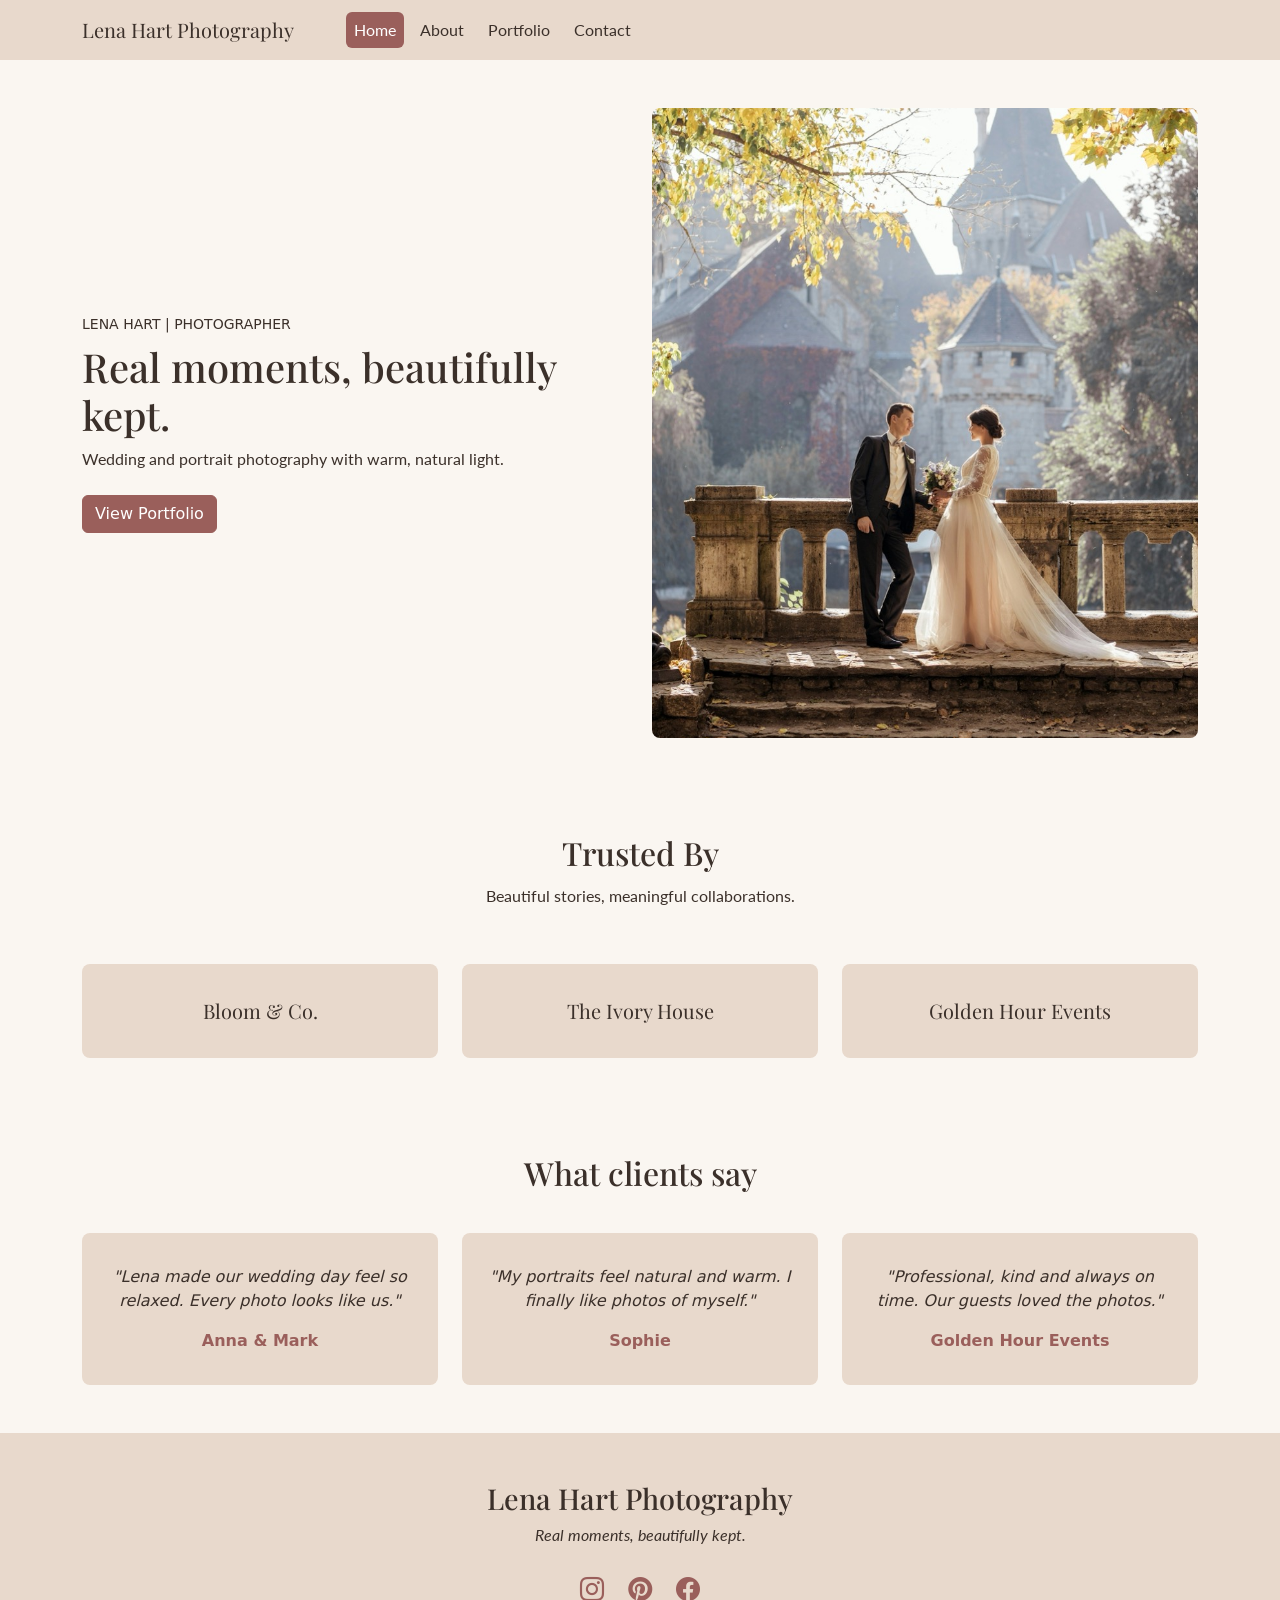
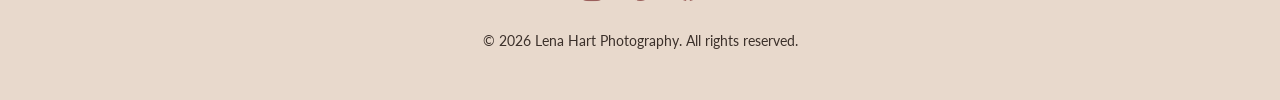
<file: index.html>
<!doctype html>
<html lang="en">
  <!-- Head | Start -->
  <head>
    <meta charset="UTF-8" />
    <meta name="viewport" content="width=device-width, initial-scale=1.0" />
    <meta name="author" content="Emre's & Barbara's Group Project" />
    <meta
      name="description"
      content="Lena Hart is a wedding and portrait photographer capturing real moments with warm, natural light. View the portfolio and book your session today!"
    />
    <title>Lena Hart Photography | Home</title>
    <link rel="icon" href="images/favicon/favicon.svg" type="image/svg+xml" />

    <!-- Loads Bootstrap -->
    <link
      href="https://cdn.jsdelivr.net/npm/bootstrap@5.3.8/dist/css/bootstrap.min.css"
      rel="stylesheet"
      integrity="sha384-sRIl4kxILFvY47J16cr9ZwB07vP4J8+LH7qKQnuqkuIAvNWLzeN8tE5YBujZqJLB"
      crossorigin="anonymous"
    />

    <!-- Google Fonts -->
    <link rel="preconnect" href="https://fonts.googleapis.com" />
    <link rel="preconnect" href="https://fonts.gstatic.com" crossorigin />
    <link
      href="https://fonts.googleapis.com/css2?family=Playfair+Display:wght@400;700&family=Lato:wght@400;700&display=swap"
      rel="stylesheet"
    />

    <!-- CSS Files -->
    <link rel="stylesheet" href="css/variables.css" />
    <link rel="stylesheet" href="css/style.css" />

    <!-- Bootstrap Icons -->
    <link
      rel="stylesheet"
      href="https://cdn.jsdelivr.net/npm/bootstrap-icons@1.13.1/font/bootstrap-icons.min.css"
    />
  </head>
  <!-- Head | End -->

  <!-- Body | Start -->
  <body>
    <header>
      <!-- Navigation Bar | Start -->
      <nav class="navbar navbar-expand-lg">
        <div class="container">
          <button
            class="navbar-toggler"
            type="button"
            data-bs-toggle="collapse"
            data-bs-target="#navbarNav"
            aria-controls="navbarNav"
            aria-expanded="false"
            aria-label="Toggle navigation"
          >
            <span class="navbar-toggler-icon"> </span>
          </button>

          <!-- Lena Hart Photography Button -->
          <a href="index.html" class="navbar-brand mx-auto mx-lg-0"
            >Lena Hart Photography</a
          >

          <!-- Selection | Responsive -->
          <div class="collapse navbar-collapse" id="navbarNav">
            <ul class="navbar-nav ms-lg-5">
              <!-- Home -->
              <li class="nav-item">
                <a class="nav-link active" aria-current="page" href="index.html"
                  >Home</a
                >
              </li>

              <!-- About -->
              <li class="nav-item">
                <a class="nav-link" href="about.html">About</a>
              </li>

              <!-- Portfolio -->
              <li class="nav-item">
                <a class="nav-link" href="portfolio.html">Portfolio</a>
              </li>
              <!-- Contact -->
              <li class="nav-item">
                <a class="nav-link" href="contact.html">Contact</a>
              </li>
            </ul>
          </div>
        </div>
      </nav>
    </header>
    <main>
      <!-- Hero | Start -->
      <section class="hero-section py-5" aria-labelledby="hero-title">
        <div class="container">
          <div class="row gy-4 align-items-center">
            <!-- Hero | Text -->
            <div class="col-lg-6 col-12">
              <p class="text-uppercase small mb-2">Lena Hart | Photographer</p>
              <h1 id="hero-title" class="hero-title">
                Real moments, beautifully kept.
              </h1>
              <p class="hero-subtitle">
                Wedding and portrait photography with warm, natural light.
              </p>
              <div class="mt-4">
                <a class="btn btn-rose" href="portfolio.html">View Portfolio</a>
              </div>
            </div>
            <!-- Hero | Photo -->
            <div class="col-lg-6 col-12">
              <img
                src="images/portfolio/wedding-second.jpg"
                class="img-fluid hero-image"
                alt="A married couple, where you can see a groom and a bride next to a stone castle, autumn setting."
              />
            </div>
          </div>
        </div>
      </section>
      <!-- Hero | End -->

      <!-- Clients Section | Start -->
      <section class="clients-section py-5" aria-labelledby="clients-title">
        <div class="container text-center">
          <h2 id="clients-title" class="clients-title">Trusted By</h2>
          <p class="clients-subtitle">
            Beautiful stories, meaningful collaborations.
          </p>

          <div class="row g-4 justify-content-center mt-3">
            <div class="col-12 col-md-4">
              <div class="client-card">Bloom &amp; Co.</div>
            </div>

            <div class="col-12 col-md-4">
              <div class="client-card">The Ivory House</div>
            </div>

            <div class="col-12 col-md-4">
              <div class="client-card">Golden Hour Events</div>
            </div>
          </div>
        </div>
      </section>
      <!-- Clients Section | End -->

      <!-- Testimonials | Start -->
      <section
        class="testimonials-section py-5"
        aria-labelledby="testimonials-title"
      >
        <div class="container text-center">
          <h2 id="testimonials-title" class="testimonials-title">
            What clients say
          </h2>

          <div class="row g-4 justify-content-center mt-3">
            <!-- Card: Anna & Mark -->
            <div class="col-12 col-md-4">
              <div class="testimonial-card">
                <p class="testimonial-quote">
                  "Lena made our wedding day feel so relaxed. Every photo looks
                  like us."
                </p>
                <p class="testimonial-name">Anna &amp; Mark</p>
              </div>
            </div>

            <!-- Card: Sophie -->
            <div class="col-12 col-md-4">
              <div class="testimonial-card">
                <p class="testimonial-quote">
                  "My portraits feel natural and warm. I finally like photos of
                  myself."
                </p>
                <p class="testimonial-name">Sophie</p>
              </div>
            </div>

            <!-- Card: Golden Hour Events -->
            <div class="col-12 col-md-4">
              <div class="testimonial-card">
                <p class="testimonial-quote">
                  "Professional, kind and always on time. Our guests loved the
                  photos."
                </p>
                <p class="testimonial-name">Golden Hour Events</p>
              </div>
            </div>
          </div>
        </div>
      </section>
      <!-- Testimonials | End -->
    </main>

    <!-- Footer | Start -->
    <footer class="site-footer">
      <div class="container text-center py-5">
        <h2 class="footer-title">Lena Hart Photography</h2>
        <p class="footer-tagline">Real moments, beautifully kept.</p>

        <div class="footer-socials">
          <a
            href="https://www.instagram.com/"
            target="_blank"
            rel="noopener noreferrer"
            aria-label="Instagram"
          >
            <i class="bi bi-instagram" aria-hidden="true"></i>
          </a>

          <a
            href="https://www.pinterest.com/"
            target="_blank"
            rel="noopener noreferrer"
            aria-label="Pinterest"
          >
            <i class="bi bi-pinterest" aria-hidden="true"></i>
          </a>

          <a
            href="https://www.facebook.com/"
            target="_blank"
            rel="noopener noreferrer"
            aria-label="Facebook"
          >
            <i class="bi bi-facebook" aria-hidden="true"></i>
          </a>
        </div>

        <p class="footer-copyright">
          &copy; 2026 Lena Hart Photography. All rights reserved.
        </p>
      </div>
    </footer>
    <!-- Footer | End -->

    <!-- JavaScript files -->
    <script src="https://cdn.jsdelivr.net/npm/bootstrap@5.3.8/dist/js/bootstrap.bundle.min.js"></script>
  </body>

  <!-- Body | End -->
</html>
</file>
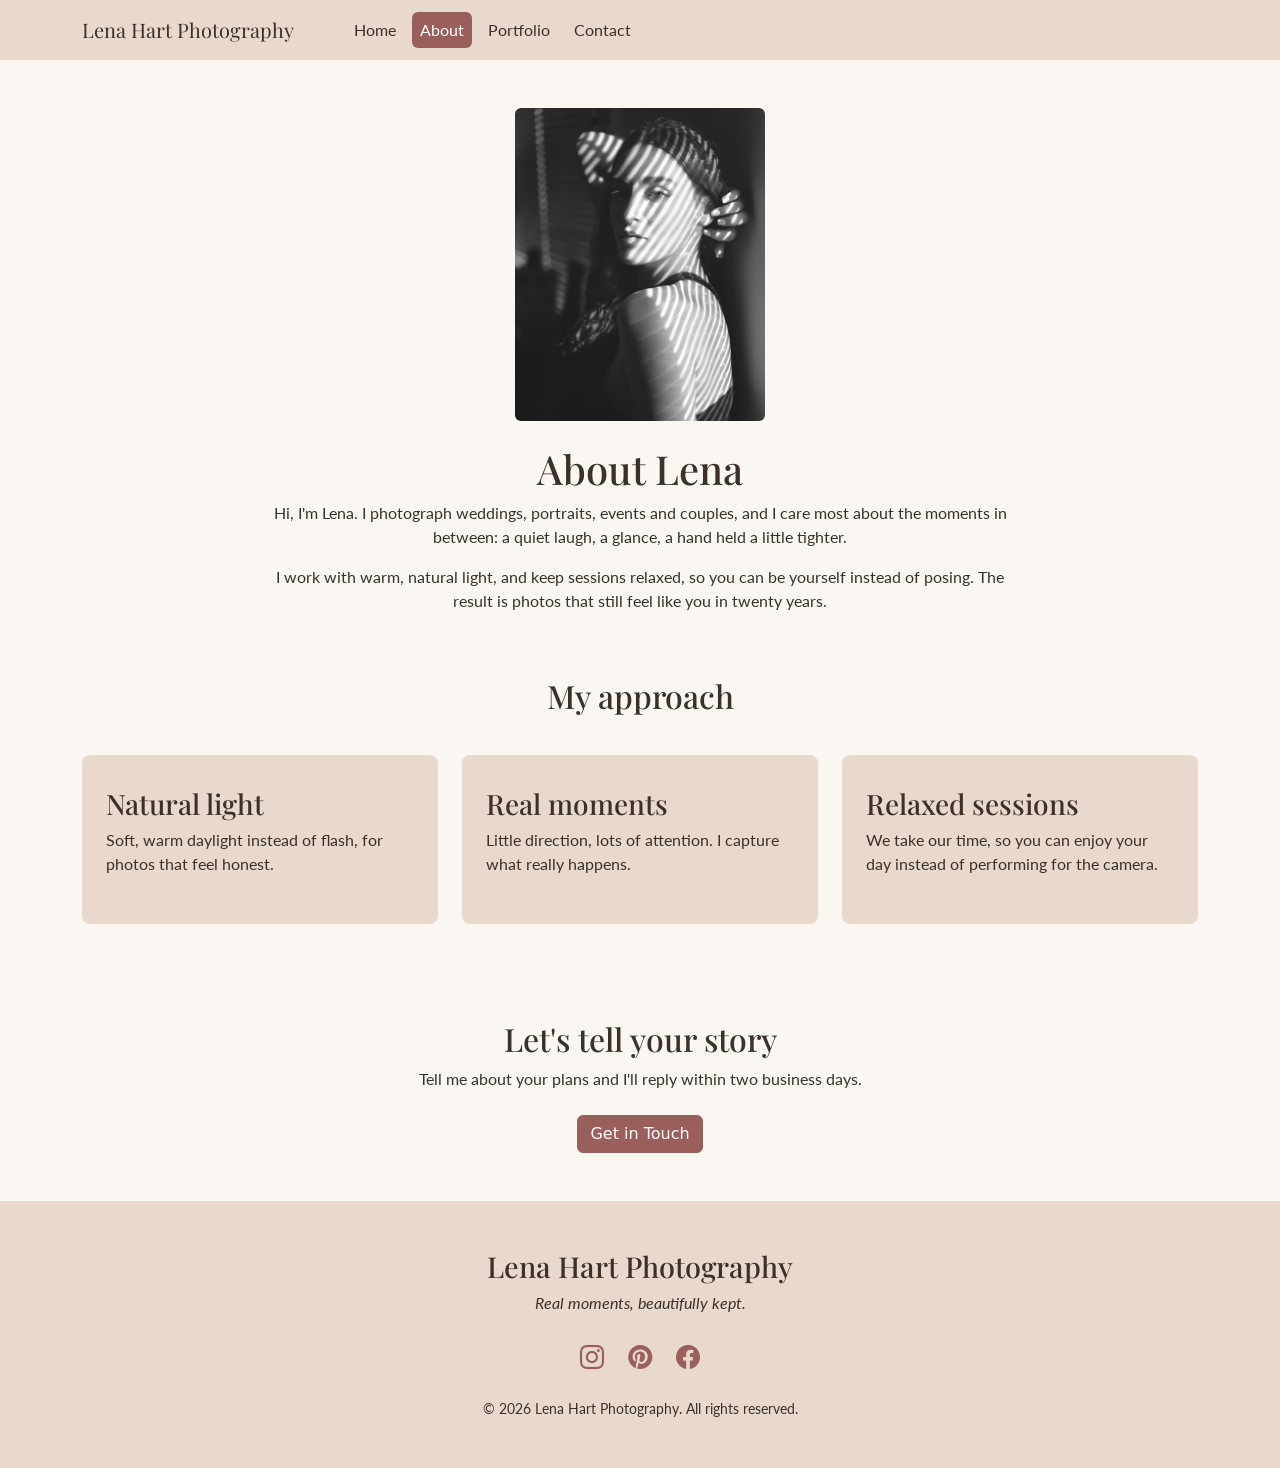
<file: about.html>
<!doctype html>
<html lang="en">
  <!-- Head | Start -->
  <head>
    <meta charset="UTF-8" />
    <meta name="viewport" content="width=device-width, initial-scale=1.0" />
    <meta name="author" content="Emre's & Barbara's Group Project" />
    <meta
      name="description"
      content="Meet Lena Hart, a wedding and portrait photographer who captures real, unposed moments with warm, natural light."
    />
    <title>Lena Hart Photography | About</title>
    <link rel="icon" href="images/favicon/favicon.svg" type="image/svg+xml" />

    <!-- Loads Bootstrap -->
    <link
      href="https://cdn.jsdelivr.net/npm/bootstrap@5.3.8/dist/css/bootstrap.min.css"
      rel="stylesheet"
      integrity="sha384-sRIl4kxILFvY47J16cr9ZwB07vP4J8+LH7qKQnuqkuIAvNWLzeN8tE5YBujZqJLB"
      crossorigin="anonymous"
    />

    <!-- Google Fonts -->
    <link rel="preconnect" href="https://fonts.googleapis.com" />
    <link rel="preconnect" href="https://fonts.gstatic.com" crossorigin />
    <link
      href="https://fonts.googleapis.com/css2?family=Playfair+Display:wght@400;700&family=Lato:wght@400;700&display=swap"
      rel="stylesheet"
    />

    <!-- CSS Files -->
    <link rel="stylesheet" href="css/variables.css" />
    <link rel="stylesheet" href="css/style.css" />

    <!-- Bootstrap Icons -->
    <link
      rel="stylesheet"
      href="https://cdn.jsdelivr.net/npm/bootstrap-icons@1.13.1/font/bootstrap-icons.min.css"
    />
  </head>
  <!-- Head | End -->

  <!-- Body | Start -->
  <body>
    <header>
      <!-- Navigation Bar | Start -->
      <nav class="navbar navbar-expand-lg">
        <div class="container">
          <button
            class="navbar-toggler"
            type="button"
            data-bs-toggle="collapse"
            data-bs-target="#navbarNav"
            aria-controls="navbarNav"
            aria-expanded="false"
            aria-label="Toggle navigation"
          >
            <span class="navbar-toggler-icon"> </span>
          </button>

          <!-- Lena Hart Photography Button -->
          <a href="index.html" class="navbar-brand mx-auto mx-lg-0"
            >Lena Hart Photography</a
          >

          <!-- Selection | Responsive -->
          <div class="collapse navbar-collapse" id="navbarNav">
            <ul class="navbar-nav ms-lg-5">
              <!-- Home -->
              <li class="nav-item">
                <a class="nav-link" href="index.html">Home</a>
              </li>

              <!-- About -->
              <li class="nav-item">
                <a class="nav-link active" aria-current="page" href="about.html"
                  >About</a
                >
              </li>

              <!-- Portfolio -->
              <li class="nav-item">
                <a class="nav-link" href="portfolio.html">Portfolio</a>
              </li>
              <!-- Contact -->
              <li class="nav-item">
                <a class="nav-link" href="contact.html">Contact</a>
              </li>
            </ul>
          </div>
        </div>
      </nav>
    </header>
    <main>
      <!-- About | Start -->
      <section class="about-section py-5" aria-labelledby="about-title">
        <div class="container">
          <!-- Intro | Start -->
          <div class="row justify-content-center">
            <div class="col-12 col-lg-8 text-center">
              <!-- Lena's Photo -->
              <img
                src="images/portfolio/lena-first.jpg"
                alt="Black and white portrait of photographer Lena Hart with light falling through window blinds"
                class="img-fluid rounded mb-4 about-photo"
              />
              <h1 id="about-title" class="about-title">About Lena</h1>
              <p class="about-text">
                Hi, I'm Lena. I photograph weddings, portraits, events and
                couples, and I care most about the moments in between: a quiet
                laugh, a glance, a hand held a little tighter.
              </p>
              <p class="about-text">
                I work with warm, natural light, and keep sessions relaxed, so
                you can be yourself instead of posing. The result is photos that
                still feel like you in twenty years.
              </p>
            </div>
          </div>
          <!-- Intro | End -->

          <!-- My Approach -->
          <h2 class="about-title mt-5 text-center">My approach</h2>
          <div class="row g-4 justify-content-center mt-3">
            <!-- Card: Natural light -->
            <div class="col-12 col-md-4">
              <div class="approach-card">
                <h3>Natural light</h3>
                <p class="about-text">
                  Soft, warm daylight instead of flash, for photos that feel
                  honest.
                </p>
              </div>
            </div>

            <!-- Card: Real moments -->
            <div class="col-12 col-md-4">
              <div class="approach-card">
                <h3>Real moments</h3>
                <p class="about-text">
                  Little direction, lots of attention. I capture what really
                  happens.
                </p>
              </div>
            </div>

            <!-- Card: Relaxed sessions -->
            <div class="col-12 col-md-4">
              <div class="approach-card">
                <h3>Relaxed sessions</h3>
                <p class="about-text">
                  We take our time, so you can enjoy your day instead of
                  performing for the camera.
                </p>
              </div>
            </div>
          </div>
        </div>
      </section>
      <!-- About | End -->

      <!-- About Contact | Start -->
      <section class="about-contact py-5" aria-labelledby="about-contact-title">
        <div class="container text-center">
          <h2 id="about-contact-title" class="about-contact-title">
            Let's tell your story
          </h2>
          <p class="about-text">
            Tell me about your plans and I'll reply within two business days.
          </p>
          <div class="mt-4">
            <a class="btn btn-rose" href="contact.html">Get in Touch</a>
          </div>
        </div>
      </section>
      <!-- About Contact | End -->
    </main>

    <!-- Footer | Start -->
    <footer class="site-footer">
      <div class="container text-center py-5">
        <h2 class="footer-title">Lena Hart Photography</h2>
        <p class="footer-tagline">Real moments, beautifully kept.</p>

        <div class="footer-socials">
          <a
            href="https://www.instagram.com/"
            target="_blank"
            rel="noopener noreferrer"
            aria-label="Instagram"
          >
            <i class="bi bi-instagram" aria-hidden="true"></i>
          </a>

          <a
            href="https://www.pinterest.com/"
            target="_blank"
            rel="noopener noreferrer"
            aria-label="Pinterest"
          >
            <i class="bi bi-pinterest" aria-hidden="true"></i>
          </a>

          <a
            href="https://www.facebook.com/"
            target="_blank"
            rel="noopener noreferrer"
            aria-label="Facebook"
          >
            <i class="bi bi-facebook" aria-hidden="true"></i>
          </a>
        </div>

        <p class="footer-copyright">
          &copy; 2026 Lena Hart Photography. All rights reserved.
        </p>
      </div>
    </footer>
    <!-- Footer | End -->

    <!-- JavaScript files -->
    <script src="https://cdn.jsdelivr.net/npm/bootstrap@5.3.8/dist/js/bootstrap.bundle.min.js"></script>
  </body>

  <!-- Body | End -->
</html>
</file>
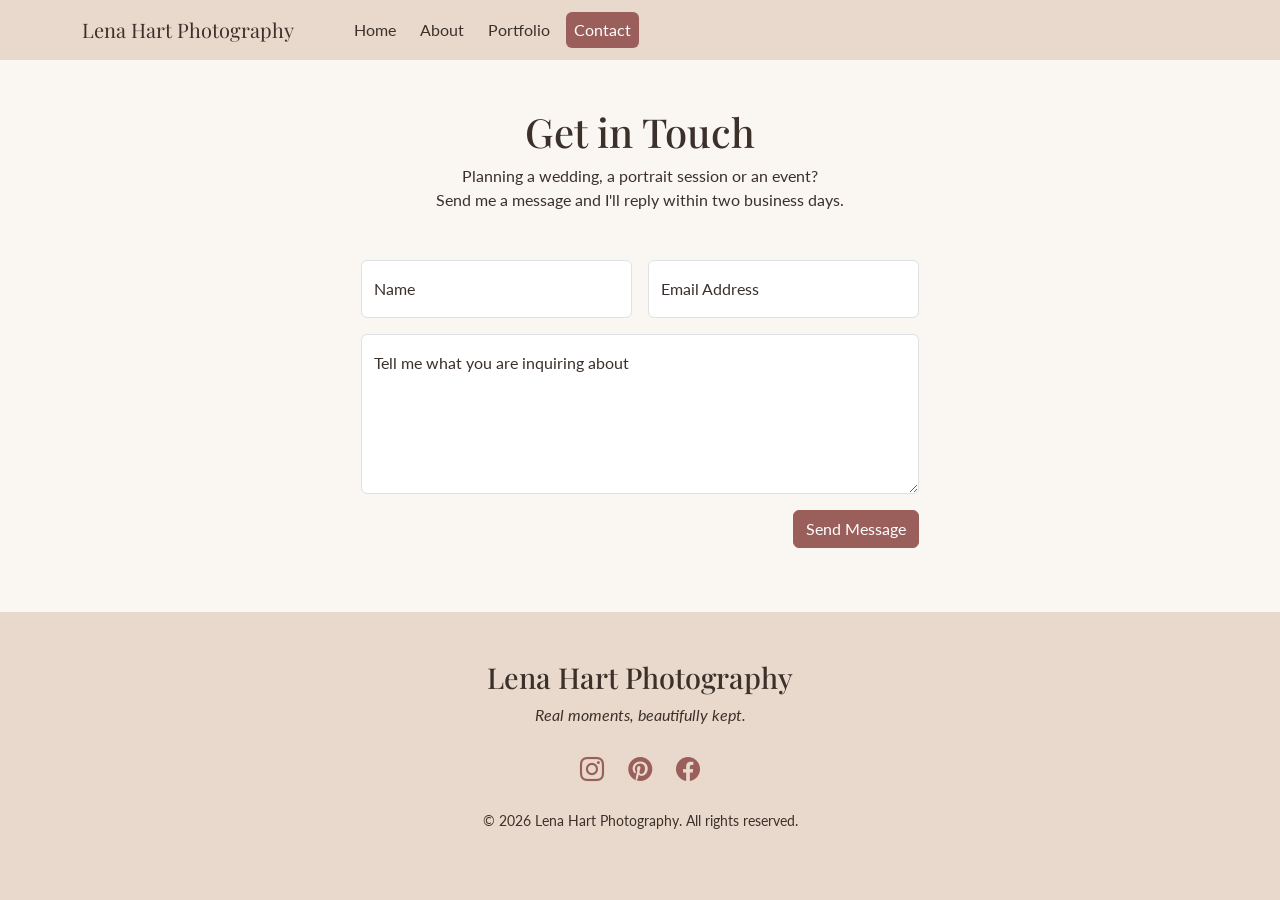
<file: contact.html>
<!doctype html>
<html lang="en">
  <!-- Head | Start -->
  <head>
    <meta charset="UTF-8" />
    <meta name="viewport" content="width=device-width, initial-scale=1.0" />
    <meta name="author" content="Emre's & Barbara's Group Project" />
    <meta
      name="description"
      content="Get in touch with Lena Hart Photography to ask a question or book your wedding, portrait, event or couples session!"
    />
    <title>Lena Hart Photography | Contact</title>
    <link rel="icon" href="images/favicon/favicon.svg" type="image/svg+xml" />

    <!-- Loads Bootstrap -->
    <link
      href="https://cdn.jsdelivr.net/npm/bootstrap@5.3.8/dist/css/bootstrap.min.css"
      rel="stylesheet"
      integrity="sha384-sRIl4kxILFvY47J16cr9ZwB07vP4J8+LH7qKQnuqkuIAvNWLzeN8tE5YBujZqJLB"
      crossorigin="anonymous"
    />

    <!-- Google Fonts -->
    <link rel="preconnect" href="https://fonts.googleapis.com" />
    <link rel="preconnect" href="https://fonts.gstatic.com" crossorigin />
    <link
      href="https://fonts.googleapis.com/css2?family=Playfair+Display:wght@400;700&family=Lato:wght@400;700&display=swap"
      rel="stylesheet"
    />

    <!-- CSS Files -->
    <link rel="stylesheet" href="css/variables.css" />
    <link rel="stylesheet" href="css/style.css" />

    <!-- Bootstrap Icons -->
    <link
      rel="stylesheet"
      href="https://cdn.jsdelivr.net/npm/bootstrap-icons@1.13.1/font/bootstrap-icons.min.css"
    />
  </head>
  <!-- Head | End -->

  <!-- Body | Start -->
  <body>
    <header>
      <!-- Navigation Bar | Start -->
      <nav class="navbar navbar-expand-lg">
        <div class="container">
          <button
            class="navbar-toggler"
            type="button"
            data-bs-toggle="collapse"
            data-bs-target="#navbarNav"
            aria-controls="navbarNav"
            aria-expanded="false"
            aria-label="Toggle navigation"
          >
            <span class="navbar-toggler-icon"> </span>
          </button>

          <!-- Lena Hart Photography Button -->
          <a href="index.html" class="navbar-brand mx-auto mx-lg-0"
            >Lena Hart Photography</a
          >

          <!-- Selection | Responsive -->
          <div class="collapse navbar-collapse" id="navbarNav">
            <ul class="navbar-nav ms-lg-5">
              <!-- Home -->
              <li class="nav-item">
                <a class="nav-link" href="index.html">Home</a>
              </li>

              <!-- About -->
              <li class="nav-item">
                <a class="nav-link" href="about.html">About</a>
              </li>

              <!-- Portfolio -->
              <li class="nav-item">
                <a class="nav-link" href="portfolio.html">Portfolio</a>
              </li>
              <!-- Contact -->
              <li class="nav-item">
                <a
                  class="nav-link active"
                  aria-current="page"
                  href="contact.html"
                  >Contact</a
                >
              </li>
            </ul>
          </div>
        </div>
      </nav>
    </header>
    <main>
      <!-- Contact | Start -->
      <section class="contact-section py-5" aria-labelledby="contact-title">
        <div class="container">
          <div class="text-center mb-5">
            <h1 class="contact-title" id="contact-title">Get in Touch</h1>
            <p class="contact-subtitle">
              Planning a wedding, a portrait session or an event?
              <br />
              Send me a message and I'll reply within two business days.
            </p>
          </div>

          <div class="col-lg-6 col-12 mx-auto">
            <form id="contact-form">
              <div class="row g-3">
                <!-- Name | Section -->
                <div class="col-lg-6 col-md-6 col-12">
                  <div class="form-floating">
                    <input
                      type="text"
                      name="name"
                      id="name"
                      class="form-control"
                      placeholder="Name"
                      autocomplete="name"
                      required
                    />
                    <label for="name">Name</label>
                  </div>
                </div>
                <!-- Email Address | Section -->
                <div class="col-lg-6 col-md-6 col-12">
                  <div class="form-floating">
                    <input
                      type="email"
                      name="email"
                      id="email"
                      class="form-control"
                      placeholder="Email Address"
                      autocomplete="email"
                      required
                    />
                    <label for="email">Email Address</label>
                  </div>
                </div>

                <!-- Get in Touch | Section -->
                <div class="col-12">
                  <div class="form-floating">
                    <textarea
                      class="form-control"
                      id="message"
                      name="message"
                      placeholder="Tell me what you are inquiring about"
                      required
                    ></textarea>
                    <label for="message"
                      >Tell me what you are inquiring about</label
                    >
                  </div>
                </div>
              </div>

              <!-- Send Message | Button -->
              <div class="mt-3 text-end">
                <button type="submit" id="send-btn" class="btn btn-rose">
                  Send Message
                </button>
              </div>
              <!-- Message line: form.js shows the error or thank-you text here -->
              <p id="form-message" class="mt-3"></p>
            </form>
          </div>
        </div>
      </section>
      <!-- Contact | End -->
    </main>

    <!-- Footer | Start -->
    <footer class="site-footer">
      <div class="container text-center py-5">
        <h2 class="footer-title">Lena Hart Photography</h2>
        <p class="footer-tagline">Real moments, beautifully kept.</p>

        <div class="footer-socials">
          <a
            href="https://www.instagram.com/"
            target="_blank"
            rel="noopener noreferrer"
            aria-label="Instagram"
          >
            <i class="bi bi-instagram" aria-hidden="true"></i>
          </a>

          <a
            href="https://www.pinterest.com/"
            target="_blank"
            rel="noopener noreferrer"
            aria-label="Pinterest"
          >
            <i class="bi bi-pinterest" aria-hidden="true"></i>
          </a>

          <a
            href="https://www.facebook.com/"
            target="_blank"
            rel="noopener noreferrer"
            aria-label="Facebook"
          >
            <i class="bi bi-facebook" aria-hidden="true"></i>
          </a>
        </div>

        <p class="footer-copyright">
          &copy; 2026 Lena Hart Photography. All rights reserved.
        </p>
      </div>
    </footer>
    <!-- Footer | End -->

    <!-- JavaScript files -->
    <script src="https://cdn.jsdelivr.net/npm/bootstrap@5.3.8/dist/js/bootstrap.bundle.min.js"></script>
    <script src="js/form.js"></script>
  </body>

  <!-- Body | End -->
</html>
</file>
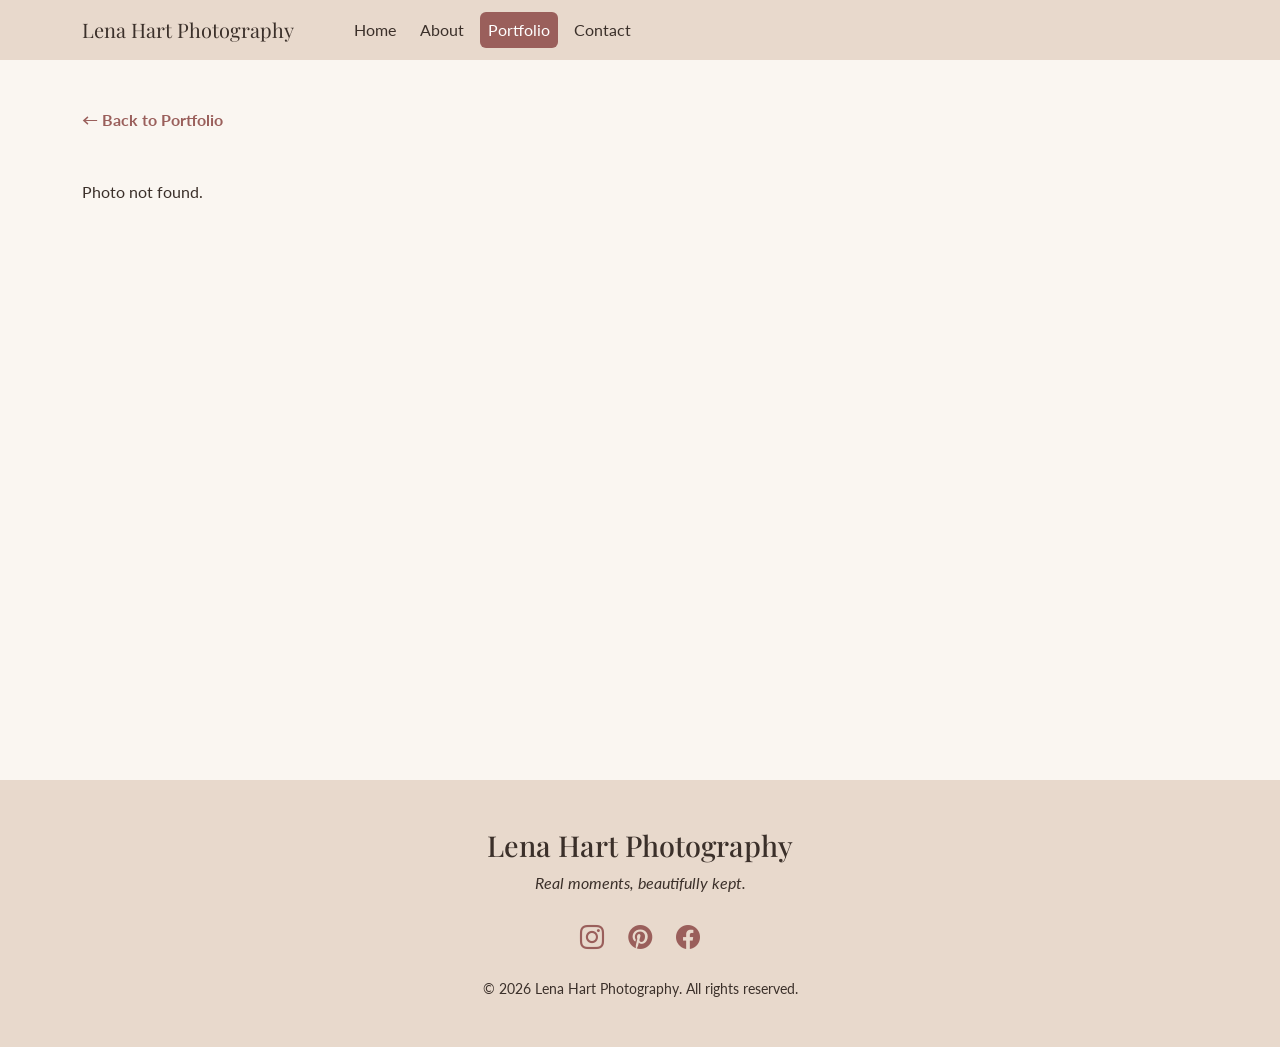
<file: details.html>
<!doctype html>
<html lang="en">
  <head>
    <meta charset="UTF-8" />
    <meta name="viewport" content="width=device-width, initial-scale=1.0" />

    <meta
      name="description"
      content="Explore the stories behind Lena Hart's photography."
    />
    <title>Lena Hart Photography | Photo Details</title>
    <link rel="icon" href="images/favicon/favicon.svg" type="image/svg+xml" />

    <!-- Bootstrap -->
    <link
      href="https://cdn.jsdelivr.net/npm/bootstrap@5.3.8/dist/css/bootstrap.min.css"
      rel="stylesheet"
    />

    <!-- Bootstrap Icons -->
    <link
      rel="stylesheet"
      href="https://cdn.jsdelivr.net/npm/bootstrap-icons@1.13.1/font/bootstrap-icons.min.css"
    />

    <!-- Google Fonts -->
    <link
      href="https://fonts.googleapis.com/css2?family=Playfair+Display:wght@400;700&family=Lato:wght@400;700&display=swap"
      rel="stylesheet"
    />

    <!-- CSS -->
    <link rel="stylesheet" href="css/variables.css" />
    <link rel="stylesheet" href="css/style.css" />
  </head>

  <body>
    <header>
      <!-- Navigation Bar | Start -->
      <nav class="navbar navbar-expand-lg">
        <div class="container">
          <button
            class="navbar-toggler"
            type="button"
            data-bs-toggle="collapse"
            data-bs-target="#navbarNav"
            aria-controls="navbarNav"
            aria-expanded="false"
            aria-label="Toggle navigation"
          >
            <span class="navbar-toggler-icon"></span>
          </button>

          <!-- Lena Hart Photography Button -->
          <a href="index.html" class="navbar-brand mx-auto mx-lg-0">
            Lena Hart Photography
          </a>

          <!-- Selection | Responsive -->
          <div class="collapse navbar-collapse" id="navbarNav">
            <ul class="navbar-nav ms-lg-5">
              <!-- Home -->
              <li class="nav-item">
                <a class="nav-link" href="index.html">Home</a>
              </li>

              <!-- About -->
              <li class="nav-item">
                <a class="nav-link" href="about.html">About</a>
              </li>

              <!-- Portfolio -->
              <li class="nav-item">
                <a
                  class="nav-link active"
                  href="portfolio.html"
                  aria-current="page"
                >
                  Portfolio
                </a>
              </li>

              <!-- Contact -->
              <li class="nav-item">
                <a class="nav-link" href="contact.html">Contact</a>
              </li>
            </ul>
          </div>
        </div>
      </nav>
      <!-- Navigation Bar | End -->
    </header>
    <main>
      <section class="details-section py-5">
        <div class="container">
          <a href="portfolio.html" class="details-back">
            &larr; Back to Portfolio
          </a>

          <div id="photo-details" class="mt-4"></div>
        </div>
      </section>
    </main>

    <!-- Footer | Start -->
    <footer class="site-footer">
      <div class="container text-center py-5">
        <h2 class="footer-title">Lena Hart Photography</h2>
        <p class="footer-tagline">Real moments, beautifully kept.</p>

        <div class="footer-socials">
          <a
            href="https://www.instagram.com/"
            target="_blank"
            rel="noopener noreferrer"
            aria-label="Instagram"
          >
            <i class="bi bi-instagram" aria-hidden="true"></i>
          </a>

          <a
            href="https://www.pinterest.com/"
            target="_blank"
            rel="noopener noreferrer"
            aria-label="Pinterest"
          >
            <i class="bi bi-pinterest" aria-hidden="true"></i>
          </a>

          <a
            href="https://www.facebook.com/"
            target="_blank"
            rel="noopener noreferrer"
            aria-label="Facebook"
          >
            <i class="bi bi-facebook" aria-hidden="true"></i>
          </a>
        </div>

        <p class="footer-copyright">
          &copy; 2026 Lena Hart Photography. All rights reserved.
        </p>
      </div>
    </footer>
    <!-- Footer | End -->

    <!-- JavaScript -->
    <script src="js/data.js"></script>
    <script src="js/details.js"></script>
    <script src="https://cdn.jsdelivr.net/npm/bootstrap@5.3.8/dist/js/bootstrap.bundle.min.js"></script>
  </body>
</html>
</file>
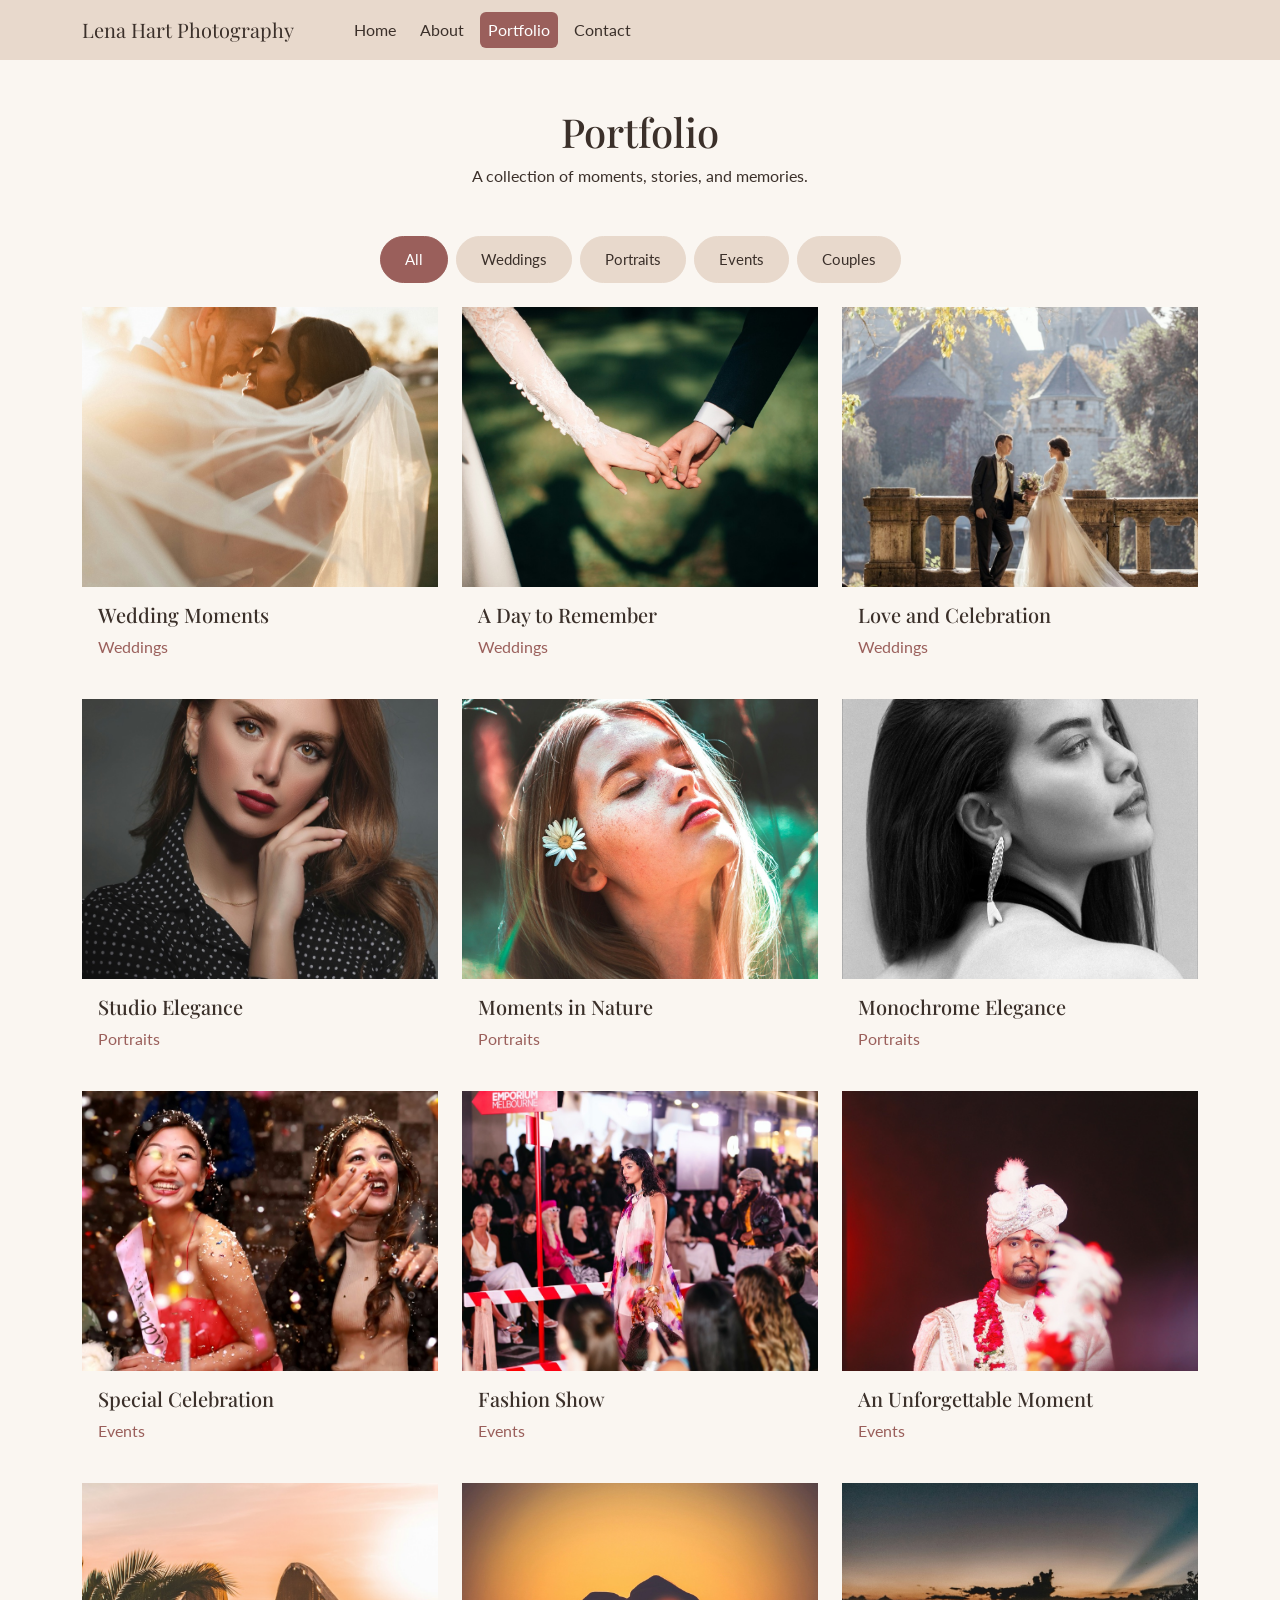
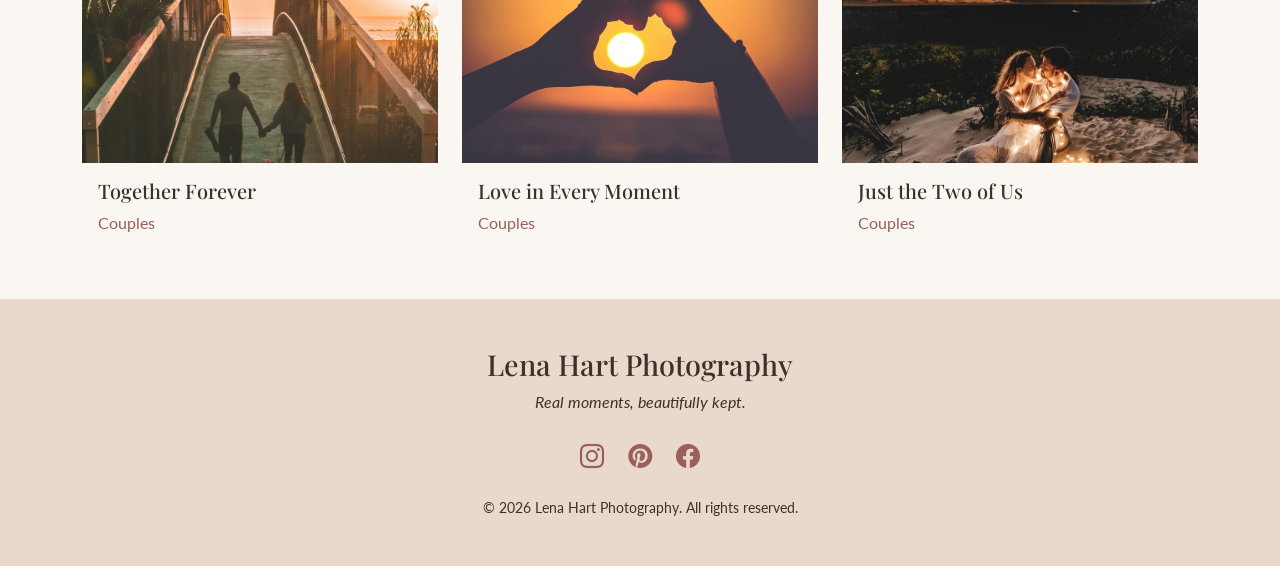
<file: portfolio.html>
<!doctype html>
<html lang="en">
  <head>
    <meta charset="UTF-8" />
    <meta name="viewport" content="width=device-width, initial-scale=1.0" />
    <meta
      name="description"
      content="Explore the wedding, portrait, event, and couples photography portfolio of Lena Hart."
    />
    <title>Lena Hart Photography | Portfolio</title>
    <link rel="icon" href="images/favicon/favicon.svg" type="image/svg+xml" />

    <!-- Bootstrap -->
    <link
      href="https://cdn.jsdelivr.net/npm/bootstrap@5.3.8/dist/css/bootstrap.min.css"
      rel="stylesheet"
    />

    <!-- Bootstrap Icons -->
    <link
      rel="stylesheet"
      href="https://cdn.jsdelivr.net/npm/bootstrap-icons@1.13.1/font/bootstrap-icons.min.css"
    />

    <!-- Google Fonts -->
    <link
      href="https://fonts.googleapis.com/css2?family=Playfair+Display:wght@400;700&family=Lato:wght@400;700&display=swap"
      rel="stylesheet"
    />

    <!-- CSS -->
    <link rel="stylesheet" href="css/variables.css" />
    <link rel="stylesheet" href="css/style.css" />
  </head>

  <body>
    <header>
      <!-- Navigation Bar | Start -->
      <nav class="navbar navbar-expand-lg">
        <div class="container">
          <button
            class="navbar-toggler"
            type="button"
            data-bs-toggle="collapse"
            data-bs-target="#navbarNav"
            aria-controls="navbarNav"
            aria-expanded="false"
            aria-label="Toggle navigation"
          >
            <span class="navbar-toggler-icon"></span>
          </button>

          <!-- Lena Hart Photography Button -->
          <a href="index.html" class="navbar-brand mx-auto mx-lg-0">
            Lena Hart Photography
          </a>

          <!-- Selection | Responsive -->
          <div class="collapse navbar-collapse" id="navbarNav">
            <ul class="navbar-nav ms-lg-5">
              <!-- Home -->
              <li class="nav-item">
                <a class="nav-link" href="index.html">Home</a>
              </li>

              <!-- About -->
              <li class="nav-item">
                <a class="nav-link" href="about.html">About</a>
              </li>

              <!-- Portfolio -->
              <li class="nav-item">
                <a
                  class="nav-link active"
                  href="portfolio.html"
                  aria-current="page"
                >
                  Portfolio
                </a>
              </li>

              <!-- Contact -->
              <li class="nav-item">
                <a class="nav-link" href="contact.html">Contact</a>
              </li>
            </ul>
          </div>
        </div>
      </nav>
      <!-- Navigation Bar | End -->
    </header>
    <main>
      <!-- Portfolio Gallery | Start -->
      <section class="portfolio-section py-5">
        <div class="container">
          <div class="text-center mb-5">
            <h1 class="portfolio-title">Portfolio</h1>
            <p class="portfolio-subtitle">
              A collection of moments, stories, and memories.
            </p>
          </div>

          <!-- Portfolio Filters | Start -->
          <div
            class="portfolio-filters d-flex flex-wrap justify-content-center gap-2 mb-4"
            aria-label="Portfolio categories"
          >
            <button class="filter-btn active" data-filter="all" type="button">
              All
            </button>
            <button class="filter-btn" data-filter="Weddings" type="button">
              Weddings
            </button>
            <button class="filter-btn" data-filter="Portraits" type="button">
              Portraits
            </button>
            <button class="filter-btn" data-filter="Events" type="button">
              Events
            </button>
            <button class="filter-btn" data-filter="Couples" type="button">
              Couples
            </button>
          </div>
          <!-- Portfolio Filters | End -->

          <div class="row g-4" id="portfolio-gallery"></div>
        </div>
      </section>
      <!-- Portfolio Gallery | End -->
    </main>

    <!-- Footer | Start -->
    <footer class="site-footer">
      <div class="container text-center py-5">
        <h2 class="footer-title">Lena Hart Photography</h2>
        <p class="footer-tagline">Real moments, beautifully kept.</p>

        <div class="footer-socials">
          <a
            href="https://www.instagram.com/"
            target="_blank"
            rel="noopener noreferrer"
            aria-label="Instagram"
          >
            <i class="bi bi-instagram" aria-hidden="true"></i>
          </a>

          <a
            href="https://www.pinterest.com/"
            target="_blank"
            rel="noopener noreferrer"
            aria-label="Pinterest"
          >
            <i class="bi bi-pinterest" aria-hidden="true"></i>
          </a>

          <a
            href="https://www.facebook.com/"
            target="_blank"
            rel="noopener noreferrer"
            aria-label="Facebook"
          >
            <i class="bi bi-facebook" aria-hidden="true"></i>
          </a>
        </div>

        <p class="footer-copyright">
          &copy; 2026 Lena Hart Photography. All rights reserved.
        </p>
      </div>
    </footer>
    <!-- Footer | End -->

    <!-- JavaScript -->
    <script src="js/data.js"></script>
    <script src="js/gallery.js"></script>
    <script src="https://cdn.jsdelivr.net/npm/bootstrap@5.3.8/dist/js/bootstrap.bundle.min.js"></script>
  </body>
</html>
</file>
<file: css/variables.css>
/* :root is the top of every page (the html element)
Variables here can be used in every CSS file with var(--name),
so a colour or font is changed in one place only. */

:root {
    /* Colours 
    - Background: cream #FAF6F1 (sections) 
    - Soft: beige #E8D9CC (page background, navbar, cards, footer) 
    - Text: dark warm brown #3B302A
    - Accent: dusty rose #9A5F5B (buttons, links, active nav)
    Contrast checked: dark text on cream and white text on the rose 
    button are both easy to read, which matters for accessibility. */
    --color-background: #FAF6F1;
    --color-soft: #E8D9CC;
    --color-text: #3B302A;
    --color-accent: #9A5F5B;
    /* Fonts (Google Fonts)
    - Headings: Playfair Display (elegant, like a wedding invitation) 
    - Body text: Lato (clean and easy to read) */ 
    --font-heading: "Playfair Display", serif;
    --font-body: "Lato", sans-serif;
}
</file>
<file: css/style.css>
/* 
===================================================
EMRE'S PART | Home, About, Contact, navbar, buttons
===================================================
*/ 

/* Page | Background behind every page */
body {
  background-color: var(--color-soft);
  /* Beige page background fills the white strip under the footer on short pages */
}

/* NavBar | Beige bar, logo font, links turn into rose buttons on hover and on the active page */
.navbar {
  background-color: var(--color-soft);
}

.navbar-brand {
  font-family: var(--font-heading);
  color: var(--color-text);
}

.navbar .nav-link {
  font-family: var(--font-body);
  color: var(--color-text);
  border-radius: 0.375rem;
  padding: 0.375rem 0.75rem;
  margin: 0.25rem;
}

.navbar .nav-link:hover,
.navbar .nav-link.active {
  background-color: var(--color-accent);
  color: white;
}

/* Buttons | Rose main buttons with a dark brown hover, all pages */
.btn-rose {
  background-color: var(--color-accent);
  border-color: var(--color-accent);
  color: white;
}

.btn-rose:hover {
  background-color: var(--color-text);
  border-color: var(--color-text);
  color: white;
}

/* Hero | Home: top section with title, button and photo */
.hero-section {
  background-color: var(--color-background);
  color: var(--color-text);
}

.hero-title {
  font-family: var(--font-heading);
}

.hero-subtitle {
  font-family: var(--font-body);
}

.hero-image {
  width: 100%;
  max-height: 70vh;
  object-fit: cover;
  border-radius: 0.5rem;
}

/* About | About Page: intro, Lena's photo, approach cards and contact call */
.about-section {
  background-color: var(--color-background);
  color: var(--color-text);
}

.about-title {
  font-family: var(--font-heading);
}

.about-text {
  font-family: var(--font-body);
}

.approach-card {
  background-color: var(--color-soft);
  padding: 2rem 1.5rem;
  border-radius: 0.5rem;
  height: 100%;
}

.approach-card h3 {
  font-family: var(--font-heading);
}

.about-contact {
  background-color: var(--color-background);
  color: var(--color-text);
}

.about-contact-title {
  font-family: var(--font-heading);
}

.about-photo {
  max-width: 250px;
}

/* Contact | Contact Page: form section, title and message box */
.contact-section {
  background-color: var(--color-background);
  color: var(--color-text);
  font-family: var(--font-body);
}

.contact-title {
  font-family: var(--font-heading);
}

/* The ID beats Bootstrap's .form-floating height, so the message box is taller */
#message {
  height: 10rem;
}

/* Testimonials | Home: client quotes in beige cards */
.testimonials-section {
  background-color: var(--color-background);
  color: var(--color-text);
}

.testimonials-title {
  font-family: var(--font-heading);
}

.testimonial-card {
  background-color: var(--color-soft);
  padding: 2rem 1.5rem;
  border-radius: 0.5rem;
  height: 100%;
}

.testimonial-quote {
  font-style: italic;
}

.testimonial-name {
  color: var(--color-accent);
  font-weight: bold;
  margin-bottom: 0;
}

/* 
====================================================
BARBARA'S PART | Footer, Clients, Portfolio, Details
====================================================
*/ 

/* Footer | All pages: name, tagline, social icons, copyright */
.site-footer {
  background-color: var(--color-soft);
  color: var(--color-text);
  font-family: var(--font-body);
}

.footer-title {
  font-family: var(--font-heading);
  font-size: 1.8rem;
  margin-bottom: 0.5rem;
}

.footer-tagline {
  font-style: italic;
  margin-bottom: 1.5rem;
}

.footer-socials {
  display: flex;
  justify-content: center;
  flex-wrap: wrap;
  gap: 1.5rem;
  margin-bottom: 1.5rem;
}

.footer-socials a {
  color: var(--color-accent);
  text-decoration: none;
  transition: color 0.2s ease;
  font-size: 1.5rem;
}

.footer-socials a:hover {
  color: var(--color-text);
  text-decoration: underline;
}

.footer-copyright {
  font-size: 0.85rem;
  margin-bottom: 0;
}

/* Clients | Home "Trusted By" names in beige cards */
.clients-section {
  background-color: var(--color-background);
  color: var(--color-text);
}

.clients-title {
  font-family: var(--font-heading);
  margin-bottom: 0.75rem;
}

.clients-subtitle {
  font-family: var(--font-body);
  margin-bottom: 2rem;
}

.client-card {
  background-color: var(--color-soft);
  padding: 2rem 1rem;
  border-radius: 0.5rem;
  font-family: var(--font-heading);
  font-size: 1.25rem;
  height: 100%;
}

/* Gallery | Portfolio page: photo cards with title and category */
.portfolio-section {
  background-color: var(--color-background);
  color: var(--color-text);
}

.portfolio-title {
  font-family: var(--font-heading);
}

.portfolio-subtitle {
  font-family: var(--font-body);
}

.gallery-card {
  background-color: var(--color-soft);
  border-radius: 0.5rem;
  overflow: hidden;
  height: 100%;
}

.gallery-image {
  width: 100%;
  height: 280px;
  object-fit: cover;
  display: block;
}

.gallery-info {
  padding: 1rem;
}

.gallery-title {
  font-family: var(--font-heading);
  font-size: 1.25rem;
}

.gallery-category {
  font-family: var(--font-body);
  color: var(--color-accent);
  margin-bottom: 0;
}

/* Filters | Round category buttons, rose when hovered or active */
.portfolio-filters {
  margin-bottom: 2rem;
}

.filter-btn {
  background-color: var(--color-soft);
  color: var(--color-text);
  border: 1px solid var(--color-soft);
  border-radius: 30px;
  padding: 0.7rem 1.5rem;
  font-family: var(--font-body);
  font-size: 0.95rem;
  cursor: pointer;
  transition: all 0.3s ease;
}

.filter-btn:hover {
  background-color: var(--color-accent);
  border-color: var(--color-accent);
  color: white;
}

.filter-btn.active {
  background-color: var(--color-accent);
  border-color: var(--color-accent);
  color: white;
}

.filter-btn:focus-visible {
  outline: 3px solid var(--color-text);
  outline-offset: 3px;
}

/* Gallery Links | Makes each card clickable without blue link styling */
.gallery-link,
.gallery-link:visited,
.gallery-link:hover {
  color: var(--color-text);
  text-decoration: none;
}

.gallery-link .gallery-title {
  font-family: var(--font-heading);
  color: var(--color-text);
}

.gallery-link .gallery-category {
  font-family: var(--font-body);
  color: var(--color-accent);
}

.gallery-link:hover .gallery-title {
  color: var(--color-accent);
}

/* Details | Details page: back link, big photo, title and text */
.details-section {
  background-color: var(--color-background);
  color: var(--color-text);
  min-height: 80vh;
  font-family: var(--font-body);
}

.details-back {
  display: inline-block;
  color: var(--color-accent);
  text-decoration: none;
  font-weight: 700;
  margin-bottom: 1.5rem;
  transition: color 0.2s ease;
}

.details-back:hover {
  color: var(--color-text);
}

.details-back:focus-visible {
  outline: 3px solid var(--color-accent);
  outline-offset: 4px;
}

.details-image {
  display: block;
  width: 100%;
  max-height: 650px;
  object-fit: cover;
  border-radius: 0.75rem;
}

.details-category {
  color: var(--color-accent);
  text-transform: uppercase;
  letter-spacing: 2px;
  font-size: 0.85rem;
  font-weight: 700;
  margin-bottom: 1rem;
}

.details-title {
  font-family: var(--font-heading);
  font-size: clamp(2rem, 4vw, 3rem);
  margin-bottom: 1.5rem;
}

.details-description {
  font-size: 1.1rem;
  line-height: 1.8;
}

/* Responsive | Phone and tablet fixes */

/* Phone | up to 575px: smaller logo and title, no overflow */
@media (max-width: 575px) {
  /* Navbar */
  .navbar-brand {
    font-size: 1rem;
    white-space: normal;
    text-align: center;
    flex: 1;
    min-width: 0;
  }

  /* Prevent portfolio overflow */
  .portfolio-section,
  .portfolio-section .container {
    min-width: 0;
    max-width: 100%;
  }

  .gallery-card,
  .gallery-image {
    max-width: 100%;
  }

  .portfolio-title,
  .portfolio-subtitle {
    overflow-wrap: break-word;
  }

  /* Portfolio layout */
  .portfolio-title {
    font-size: 2rem;
  }

  .portfolio-filters {
    gap: 0.5rem;
  }
}

/* Tablet | 576px to 991px: wider gallery, centered filters */
@media (min-width: 576px) and (max-width: 991px) {
  .portfolio-section .container {
    max-width: 100%;
  }

  .portfolio-title {
    font-size: 2.5rem;
  }

  .portfolio-filters {
    justify-content: center;
  }

  .gallery-image {
    height: 250px;
  }
}
</file>
